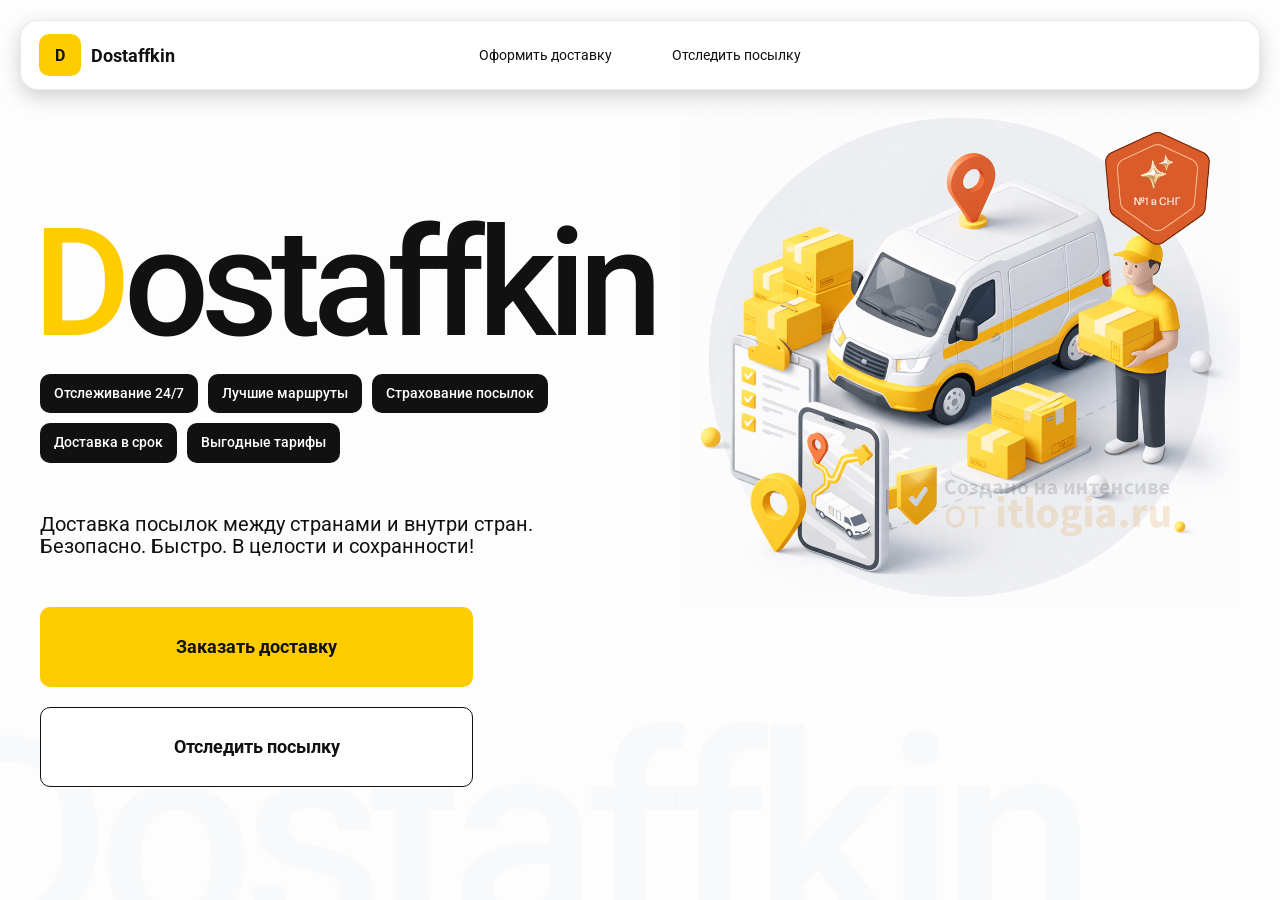
<file: index.html>
<!doctype html>
<html lang="ru">
  <head>
    <meta charset="utf-8" />
    <meta
      name="viewport"
      content="width=device-width,initial-scale=1,maximum-scale=1,user-scalable=0"/>
    <title>
      Dostaffkin — Доставка посылок между странами и внутри стран. Безопасно.
      Быстро. В целости и сохранности!
    </title>

    <link href="styles/base.css" rel="stylesheet" />
    <link href="styles/base_adaptive.css" rel="stylesheet" />
    <link href="styles/index.css" rel="stylesheet" />
    <link href="styles/index_adaptive.css" rel="stylesheet" />
  </head>
  <body>
    <div class="container">
      <header class="header">
        <a class="header-brand" href="#">
          <div class="header-logo">D</div>
          <div class="header-title">Dostaffkin</div>
        </a>
        <nav class="header-menu">
          <a class="header-link" href="./order.html">Оформить <span>доставку</span></a>
          <a class="header-link" href="./track.html">Отследить <span>посылку</span></a>
        </nav>
      </header>
      <main class="main">
        <section class="main-info">
          <div class="main-title"><span>D</span>ostaffkin</div>
          <div class="main-features">
            <div class="main-feature">Отслеживание 24/7</div>
            <div class="main-feature">Лучшие маршруты</div>
            <div class="main-feature">Страхование посылок</div>
            <div class="main-feature">Доставка в срок</div>
            <div class="main-feature">Выгодные тарифы</div>
          </div>
          <div class="main-description">
            Доставка посылок между странами и внутри стран. Безопасно. Быстро. В
            целости и сохранности!
          </div>
          <div class="main-actions">
            <a class="button" type="button" href="./order.html"
              >Заказать доставку
            </a>
            <a class="button button-white" type="button" href="./track.html"
              >Отследить посылку
            </a>
          </div>
        </section>
        <div class="main-title-ghost">Dostaffkin</div>
        <section class="main-image">
          <img src="images/main-image.png" alt="Main image" />
        </section>
      </main>
    </div>
  </body>
</html>
</file>
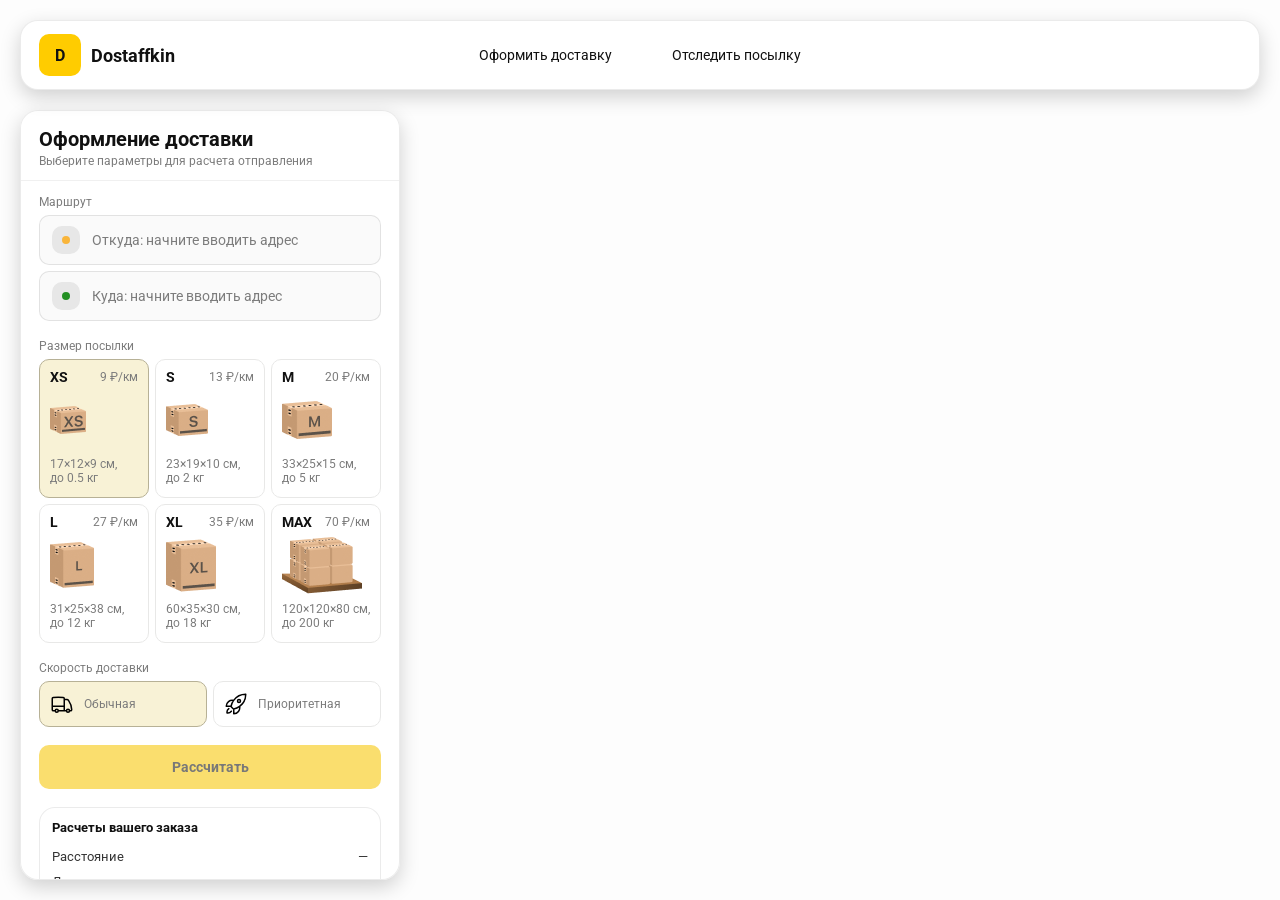
<file: order.html>
<!doctype html>
<html lang="ru">
  <head>
    <meta charset="utf-8" />
    <meta
      name="viewport"
      content="width=device-width,initial-scale=1,maximum-scale=1,user-scalable=0"
    />
    <title>Оформление доставки</title>

    <link rel="stylesheet" href="styles/base.css" />
    <link rel="stylesheet" href="styles/base_adaptive.css" />

    <link rel="stylesheet" href="styles/order.css" />
    <link rel="stylesheet" href="styles/order_adaptive.css" />

    <script src="https://testologia.ru/ymc_min.js" data-apikey="d601d22b-96f9-44c1-8d27-fafdcc4550df" data-suggest-apikey="3a3c5f1e-f7f8-4d3d-8483-5f2234f6a512"></script>
  </head>
  <body>
    <div id="map"></div>
    <header class="header">
      <a class="header-brand" href="./index.html">
        <div class="header-logo">D</div>
        <div class="header-title">Dostaffkin</div>
      </a>
      <nav class="header-menu">
        <a class="header-link" href="#">Оформить <span>доставку</span></a>
        <a class="header-link" href="./track.html"
          >Отследить <span>посылку</span></a
        >
      </nav>
    </header>
    <aside class="main" id="sidebar">
      <div class="main-header">
        <div class="main-title">Оформление доставки</div>
        <div class="main-text">Выберите параметры для расчета отправления</div>
      </div>
      <div class="main-content">
        <div class="main-route">
          <div class="main-block-title">Маршрут</div>
          <div class="main-fields">
            <div class="main-field" id="fromField">
              <div class="main-pin"></div>
              <input
                id="from"
                placeholder="Откуда: начните вводить адрес"
                autocomplete="off"
              />
              <div
                class="main-ac"
                id="fromAc"
                role="listbox"
                aria-label="Подсказки адресов"
              ></div>
            </div>

            <div class="main-field" id="toField">
              <div class="main-pin"></div>
              <input
                id="to"
                placeholder="Куда: начните вводить адрес"
                autocomplete="off"
              />
              <div
                class="main-ac"
                id="toAc"
                role="listbox"
                aria-label="Подсказки адресов"
              ></div>
            </div>
          </div>
        </div>
        <div class="main-package">
          <div class="main-block-title">Размер посылки</div>

          <div class="main-sizes">
            <div class="main-size-card is-active" data-value="xs">
              <div class="main-size-top">
                <div class="main-size-label">XS</div>
                <div class="main-size-rate">9 ₽/км</div>
              </div>
              <div class="main-size-media">
                <img src="images/sizes/xs.png" alt="Короб XS" />
              </div>
              <div class="main-size-description">
                17×12×9 см,<br />до 0.5 кг
              </div>
            </div>

            <div class="main-size-card" data-value="s">
              <div class="main-size-top">
                <div class="main-size-label">S</div>
                <div class="main-size-rate">13 ₽/км</div>
              </div>
              <div class="main-size-media">
                <img src="images/sizes/s.png" alt="Короб S" />
              </div>
              <div class="main-size-description">23×19×10 см,<br />до 2 кг</div>
            </div>

            <div class="main-size-card" data-value="m">
              <div class="main-size-top">
                <div class="main-size-label">M</div>
                <div class="main-size-rate">20 ₽/км</div>
              </div>
              <div class="main-size-media">
                <img src="images/sizes/m.png" alt="Короб M" />
              </div>
              <div class="main-size-description">33×25×15 см,<br />до 5 кг</div>
            </div>

            <div class="main-size-card" data-value="l">
              <div class="main-size-top">
                <div class="main-size-label">L</div>
                <div class="main-size-rate">27 ₽/км</div>
              </div>
              <div class="main-size-media">
                <img src="images/sizes/l.png" alt="Короб L" />
              </div>
              <div class="main-size-description">
                31×25×38 см,<br />до 12 кг
              </div>
            </div>

            <div class="main-size-card" data-value="xl">
              <div class="main-size-top">
                <div class="main-size-label">XL</div>
                <div class="main-size-rate">35 ₽/км</div>
              </div>
              <div class="main-size-media">
                <img src="images/sizes/xl.png" alt="Короб XL" />
              </div>
              <div class="main-size-description">
                60×35×30 см,<br />до 18 кг
              </div>
            </div>

            <div class="main-size-card" data-value="max">
              <div class="main-size-top">
                <div class="main-size-label">MAX</div>
                <div class="main-size-rate">70 ₽/км</div>
              </div>
              <div class="main-size-media main-size-media-palleta">
                <img src="images/sizes/max.png" alt="Паллета" />
              </div>
              <div class="main-size-description">
                120×120×80 см,<br />до 200 кг
              </div>
            </div>
          </div>
        </div>
        <div class="main-speed">
          <div class="main-block-title">Скорость доставки</div>

          <div class="main-speeds">
            <div class="main-speed-card is-active" data-value="regular">
              <img
                class="main-speed-media"
                src="images/icons/regular.svg"
                alt="Regular"
              />
              <div class="main-speed-description">Обычная</div>
            </div>
            <div class="main-speed-card" data-value="fast">
              <img
                class="main-speed-media"
                src="images/icons/fast.svg"
                alt="Fast"
              />
              <div class="main-speed-description">Приоритетная</div>
            </div>
          </div>
        </div>
        <div class="main-calculate-block">
          <button
            id="calc"
            class="button calculate-button"
            type="button"
            disabled
          >
            Рассчитать
          </button>
        </div>
        <div class="main-result" id="result">
          <div class="main-result-title">Расчеты вашего заказа</div>
          <div class="main-result-lines">
            <div class="main-result-line">
              <span>Расстояние</span><span id="distanceValue">—</span>
            </div>
            <div class="main-result-line">
              <span>Доставим через</span><span id="durationValue">—</span>
            </div>
            <div class="main-result-line">
              <span>Тариф</span><span id="rateValue">—</span>
            </div>
          </div>
          <div class="main-price">
            <div class="main-price-label">Итого</div>
            <div class="main-price-value" id="totalValue">—</div>
          </div>
        </div>
        <div class="main-order-box">
          <div class="main-order-form" id="orderForm">
            <div class="main-order-title">Оформление доставки</div>
            <div class="main-block-info-row">
              <div class="main-block-title">Контакты</div>
              <div class="order-fields">
                <div class="main-field">
                  <input
                    id="customerName"
                    placeholder="Ваше имя"
                    autocomplete="off"
                  />
                </div>
                <div class="main-field">
                  <input
                    id="customerPhone"
                    placeholder="Ваш телефон"
                    autocomplete="off"
                    inputmode="tel"
                  />
                </div>
              </div>
            </div>
            <div class="main-block-info-row extra-info">
              <div class="main-block-title">Дополнительная информация</div>
              <div class="main-field textarea">
                <textarea
                  id="comment"
                  placeholder="Детали доставки и комментарии"
                ></textarea>
              </div>
            </div>
            <button
              id="submit"
              class="button main-submit-request"
              type="button"
              disabled
            >
              Отправить заявку
            </button>
          </div>

          <div class="main-order-success" id="orderSuccess">
            <div class="main-success-icon">✓</div>
            <div class="main-success-title">Заявка отправлена!</div>
            <div class="main-success-title">
              Номер отправления – <span id="orderId"></span>
            </div>
            <div class="main-success-subtitle">Мы скоро свяжемся с вами</div>
          </div>
        </div>
      </div>
    </aside>
    <script src="scripts/order.js"></script>
  </body>
</html>
</file>
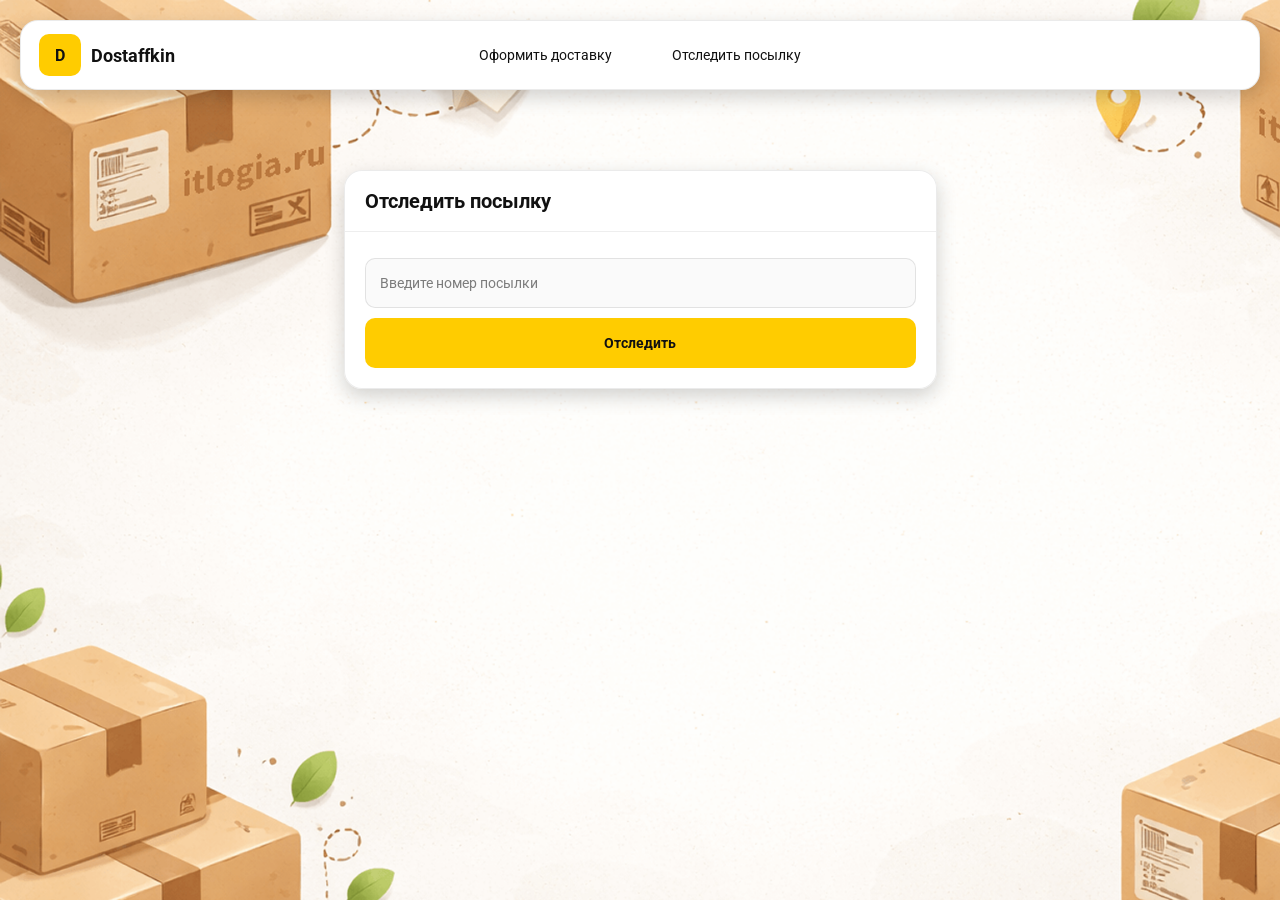
<file: track.html>
<!doctype html>
<html lang="ru">
  <head>
    <meta charset="utf-8" />
    <meta
      name="viewport"
      content="width=device-width,initial-scale=1,maximum-scale=1,user-scalable=0"
    />
    <title>Отследить посылку</title>
    <link rel="stylesheet" href="styles/base.css" />
    <link rel="stylesheet" href="styles/base_adaptive.css" />

    <link rel="stylesheet" href="styles/track.css" />
    <link rel="stylesheet" href="styles/track_adaptive.css" />
  </head>
  <body>
    <div class="container">
      <header class="header">
        <a class="header-brand" href="./index.html">
          <div class="header-logo">D</div>
          <div class="header-title">Dostaffkin</div>
        </a>
        <nav class="header-menu">
          <a class="header-link" href="./order.html">Оформить <span>доставку</span></a>
          <a class="header-link" href="#">Отследить <span>посылку</span></a>
        </nav>
      </header>
      <main class="track-content">
        <section class="track-card track-search">
          <div class="track-title">Отследить посылку</div>
          <div class="track-action">
            <div class="main-field track-field">
              <input
                id="trackNumber"
                placeholder="Введите номер посылки"
                autocomplete="off"
              />
            </div>
            <button id="trackButton" class="button track-button" type="button">
              Отследить
            </button>
          </div>
        </section>
        <section class="track-card track-result" id="trackResult">
          <div class="track-result-header">
            <div class="track-id" id="trackIdValue"></div>
            <div class="track-routes">
              <div class="track-route">
                <div class="track-route-pin">
                  <svg
                    xmlns="http://www.w3.org/2000/svg"
                    fill="none"
                    viewBox="0 0 24 24"
                    stroke-width="1.5"
                    stroke="orange"
                    class="size-6"
                  >
                    <path
                      stroke-linecap="round"
                      stroke-linejoin="round"
                      d="M15 10.5a3 3 0 1 1-6 0 3 3 0 0 1 6 0Z"
                    />
                    <path
                      stroke-linecap="round"
                      stroke-linejoin="round"
                      d="M19.5 10.5c0 7.142-7.5 11.25-7.5 11.25S4.5 17.642 4.5 10.5a7.5 7.5 0 1 1 15 0Z"
                    />
                  </svg>
                </div>
                <div class="track-route-address" id="trackFromValue">
                  Откуда: Москва, улица Арбат, 1
                </div>
              </div>
              <div class="track-route track-route-arrow">
                <svg
                  xmlns="http://www.w3.org/2000/svg"
                  fill="none"
                  viewBox="0 0 24 24"
                  stroke-width="1.5"
                  stroke="currentColor"
                  class="size-6"
                >
                  <path
                    stroke-linecap="round"
                    stroke-linejoin="round"
                    d="M19.5 13.5 12 21m0 0-7.5-7.5M12 21V3"
                  />
                </svg>
              </div>
              <div class="track-route">
                <div class="track-route-pin">
                  <svg
                    xmlns="http://www.w3.org/2000/svg"
                    fill="none"
                    viewBox="0 0 24 24"
                    stroke-width="1.5"
                    stroke="green"
                    class="size-6"
                  >
                    <path
                      stroke-linecap="round"
                      stroke-linejoin="round"
                      d="M15 10.5a3 3 0 1 1-6 0 3 3 0 0 1 6 0Z"
                    />
                    <path
                      stroke-linecap="round"
                      stroke-linejoin="round"
                      d="M19.5 10.5c0 7.142-7.5 11.25-7.5 11.25S4.5 17.642 4.5 10.5a7.5 7.5 0 1 1 15 0Z"
                    />
                  </svg>
                </div>
                <div class="track-route-address" id="trackToValue">
                  Куда: Минск, проспект Независимости, 58
                </div>
              </div>
            </div>
          </div>
          <div class="track-info">
            <div class="track-status-title">Статус данной посылки:</div>
            <div class="track-status-list" id="trackStatusList">
              
            </div>
          </div>
        </section>
      </main>
    </div>

<script src = "scripts/track.js"></script>

  </body>
</html>
</file>
<file: styles/base.css>
*, *::before, *::after {
    box-sizing: border-box;
}

@font-face {
    font-family: "Roboto";
    src: url("../fonts/Roboto-Regular.ttf");
    font-weight: normal;
}

@font-face {
    font-family: "Roboto";
    src: url("../fonts/Roboto-Bold.ttf");
    font-weight: bold;
}

@font-face {
    font-family: "Roboto";
    src: url("../fonts/Roboto-Medium.ttf");
    font-weight: 500;
}

html, body {
    margin: 0;
    color: #111111;
    font-family: "Roboto", sans-serif;
}

body {
    background: #FDFDFD;
}

.header {
    border-radius: 18px;
    box-shadow: 0 7px 20px 0 #0000002E;
    backdrop-filter: blur(10px);
    background: #ffffff;
    left: 20px;
    border: 1px solid rgba(0, 0, 0, 0.08);
    position: fixed;
    right: 20px;
    top: 20px;
    padding: 14px 18px;
    height: 70px;
    display: flex;
    align-items: center;
    z-index: 6;
}


.header-brand {
    display: flex;
    align-items: center;
    text-decoration: none;
    gap: 10px;
}

.header-logo {
    width: 42px;
    height: 42px;
    border-radius: 10px;
    background: #FFCC00;
    display: grid;
    place-items: center;
    font-weight: bold;
    color: #111;
}

.header-title {
    font-size: 18px;
    font-weight: bold;
    color: #111111;
    text-decoration: none;
}

.header-menu {
    display: flex;
    align-items: center;
    gap: 60px;
    margin: 0;
    position: absolute;
    left: 50%;
    transform: translateX(-50%);
}

.header-link {
    font-size: 14px;
    color: #111111;
    text-decoration: none;
}

.button {
    border: 0;
    outline: none;
    height: 44px;
    border-radius: 10px;
    font-size: 14px;
    font-weight: bold;
    cursor: pointer;
    font-family: inherit;
    transition: transform .08s ease, opacity .12s ease;
    background: #ffcc00;
    color: #111111;
    text-align: center;
    text-decoration: none;
}

.button:hover {
    background-color: #E5BC19;
}

.button:disabled {
    cursor: not-allowed;
    background-color: #FADE6E;
    color: #787878;
    transform: none;
}

.button.button-white {
    background: #ffffff;
    border: 1px solid #111111;
}

.button.button-white:hover {
    background: rgb(241 241 241);
}

.main-field {
    display: flex;
    align-items: center;
    margin-top: 6px;
    gap: 10px;
    border: 1px solid #1111111A;
    background: #FAFAFA;
    border-radius: 10px;
    padding: 10px 12px;
    position: relative;
    box-sizing: border-box;
    height: 50px;
}

.main-field.textarea {
    height: auto;
}

.main-pin {
    width: 28px;
    height: 28px;
    border-radius: 10px;
    background: rgba(17, 17, 17, 0.08);
    display: grid;
    place-items: center;
    flex: 0 0 auto;
    position: relative;
}

.main-pin::before {
    content: "";
    width: 8px;
    height: 8px;
    border-radius: 999px;
    background: orange;
    opacity: .75;
    display: block;
}

.main-field:last-child .main-pin::before {
    background: green;
    opacity: .85;
}

input, textarea {
    width: 100%;
    border: 0;
    outline: none;
    background: transparent;
    font-size: 14px;
    color: #111111;
    font-family: inherit;
}

textarea {
    resize: vertical;
    min-height: 72px;
    padding: 2px 0;
}

input::placeholder, textarea::placeholder {
    color: #7C7C7C;
}

.main-field:focus-within {
    border-color: rgba(0, 0, 0, 0.20);
    box-shadow: 0 0 0 4px rgba(255, 204, 0, 0.35);
    background: rgba(255, 255, 255, 0.75);
}
</file>
<file: styles/base_adaptive.css>
@media (max-width: 767px) {
    .header {
        left: 10px;
        right: 10px;
        top: 10px;
    }

    .header-link span {
        display: none;
    }

    .header-menu {
        gap: 20px;
        justify-content: flex-start;
        margin: 0 0 0 30px;
        position: static;
        transform: none;
    }
}

@media (max-width: 420px) {
    .header-title {
        display: none;
    }
}

@media (max-width: 374px) {
    .header-menu {
        gap: 10px;
        margin: 0 0 0 10px;
    }
}
</file>
<file: styles/index.css>
.container {
    overflow: hidden;
    min-height: 100vh;
}

.main {
    padding: 111px 40px 40px;
    position: relative;
    display: flex;
}

.main-info {
    max-width: 840px;
    width: 100%;
    position: relative;
}

.main-title {
    margin-top: 98px;
    font-weight: 500;
    font-size: 200px;
    line-height: 1;
    letter-spacing: -0.05em;
    color: #111111;
    left: -15px;
    position: relative;
}

.main-title span {
    color: #ffcc00;
}

.main-features {
    margin-top: 15px;
    display: flex;
    flex-wrap: wrap;
    gap: 10px;
}

.main-feature {
    background: #111111;
    color: #ffffff;
    padding: 12px 14px;
    font-weight: 500;
    font-size: 14px;
    line-height: 1.1;
    border-radius: 10px;
}

.main-description {
    margin-top: 50px;
    max-width: 500px;
    font-size: 20px;
    line-height: 1.1;
    color: #111111;
}

.main-actions {
    margin-top: 50px;
    display: flex;
    flex-direction: column;
    gap: 20px;
}

.main-actions .button {
    height: 80px;
    width: 433px;
    font-size: 18px;
    font-weight: bold;
    place-items: center;
    display: grid;
}

.main-title-ghost {
    position: absolute;
    z-index: -1;
    left: -70px;
    bottom: -150px;
    font-weight: 500;
    font-size: 278px;
    line-height: 1;
    letter-spacing: -0.05em;
    color: #ECEDF04D;
}

.main-image {
    width: 1024px;
    top: 100px;
    z-index: -2;
}

.main-image img {
    width: 100%;
    max-width: 1024px;
    height: auto;
    display: block;
}
</file>
<file: styles/index_adaptive.css>
@media (max-width: 1760px) {
    .main-title {
        font-size: 150px;
        left: -7px;
    }

    .main-info {
        max-width: 640px;
    }
}

@media (max-width: 1200px) {
    .main-info {
        max-width: 540px;
    }

    .main {
        padding: 111px 20px 20px;
    }

    .main-title {
        font-size: 120px;
        left: -4px;
    }

    .main-title-ghost {
        font-size: 220px;
    }
}   

@media (max-width: 1024px) {
    .main-title {
        margin-top: 30px;
    }

    .main {
        flex-direction: column-reverse;
    }

    .main-image {
        max-width: 350px;
        position: absolute;
        left: 370px;
        top: 370px;
    }

    .main-info {
        max-width: 100%;
    }

    .main-actions {
        gap: 10px;
    }

    .main-actions .button {
        height: 50px;
        font-size: 14px;
        width: auto;
        max-width: 300px;
    }

    .main-description {
        max-width: 350px;
    }
}

@media (max-width: 570px) {
    .main-title {
        font-size: 88px;
    }

    .main-description {
        max-width: 100%
    }

    .main-actions {
       width: 100%;
    }

    .main-actions .button {
        width: 100%;
        max-width: 100%
    }

    .main-image {
        max-width: 650px;
        position: absolute;
        left: 170px;
        top: 70px;
        opacity: 0.2;
    }
}

@media (max-width: 400px) {
    .main-title {
        font-size: 70px;
    }
}
</file>
<file: styles/order.css>
#map {
    position: fixed;
    inset: 0;
}

.main {
    border-radius: 18px;
    box-shadow: 0 7px 20px 0 #0000002E;
    backdrop-filter: blur(10px);
    background: rgba(255, 255, 255, 0.96);
    left: 20px;
    border: 1px solid rgba(0, 0, 0, 0.08);
    position: fixed;
    top: 110px;
    bottom: 20px;
    width: 380px;
    display: flex;
    flex-direction: column;
    overflow: hidden;
    z-index: 5;
}

.main-header {
    padding: 18px 18px 12px 18px;
    border-bottom: 1px solid rgba(0, 0, 0, 0.06);
    display: flex;
    flex-direction: column;
}

.main-title {
    font-size: 20px;
    line-height: 100%;
    font-weight: bold;
}

.main-text {
    font-size: 12px;
    margin-top: 5px;
    color: #7C7C7C;
}

.main-content {
    padding: 14px 18px 18px 18px;
    overflow: auto;
    scrollbar-width: none;
    display: flex;
    flex-direction: column;
    gap: 18px;
    flex: 1;
}

.main-block-title {
    font-size: 12px;
    color: #7C7C7C;
}

.main-route .main-block-title,
.main-package .main-block-title {
    margin-bottom: 6px;
}

.main-sizes {
    display: grid;
    gap: 6px;
    grid-template-columns: repeat(3, 1fr);
}

.main-size-card {
    border: 1px solid #E8E8E7;
    background: #FFFFFF;
    border-radius: 10px;
    padding: 10px;
    cursor: pointer;
    user-select: none;
    transition: transform .08s ease, border-color .12s ease, background .12s ease;
    min-height: 139px;
}

.main-size-card:hover {
    transform: translateY(-1px);
}

.main-size-card.is-active {
    background-color: #F8F2D6;
    border-color: #B7B196;
}

.main-size-top {
    display: flex;
    align-items: center;
    justify-content: space-between;
}

.main-size-label {
    font-weight: bold;
    font-size: 14px;
    color: #111111;
    line-height: 100%;
}

.main-size-rate {
    font-size: 12px;
    color: #7C7C7C;
    line-height: 100%;
}

.main-size-media {
    margin-top: 8px;
    height: 57px;
}

.main-size-description {
    margin-top: 8px;
    font-size: 12px;
    color: #7C7C7C;
    line-height: 1.2;
}

.calculate-button {
    width: 100%;
}

.main-result {
    border: 1px solid rgba(0, 0, 0, 0.08);
    background: rgba(255, 255, 255, 0.75);
    border-radius: 16px;
    padding: 12px;
    line-height: 1.25;
}

.main-result-title {
    font-weight: bold;
    font-size: 13px;
    color: #111111;
    margin-bottom: 13px;
}

.main-result-lines {
    gap: 8px;
    display: flex;
    flex-direction: column;
}

.main-result-line {
    font-size: 13px;
    color: rgba(17, 17, 17, 0.85);
    display: flex;
    justify-content: space-between;
}

.main-price {
    margin-top: 18px;
    padding-top: 10px;
    border-top: 1px dashed rgba(0, 0, 0, 0.12);
    display: flex;
    align-items: baseline;
    justify-content: space-between;
}

.main-price-label {
    font-size: 12px;
    color: rgba(17, 17, 17, 0.55);
}

.main-price-value {
    font-size: 20px;
    font-weight: bold;
    color: #111111;
    letter-spacing: -0.3px;
}

.main-order-box {
    background: #ffffff;
    border: 1px solid #E8E8E7;
    border-radius: 10px;
    padding: 12px;
}

.main-order-title {
    margin-bottom: 8px;
    font-weight: bold;
    font-size: 14px;
    color: #111111;
}

.main-block-info {
    display: flex;
    flex-direction: column;
    gap: 6px;
}

.order-fields {
    display: grid;
    grid-template-columns: 1fr 1fr;
    column-gap: 10px;
    margin-top: 6px;
}

.main-block-info-row.extra-info {
    display: block;
    margin-top: 13px;
}

.main-submit-request {
    width: 100%;
    margin-top: 6px;
}

.main-order-success {
    display: none;
    text-align: center;
    padding: 22px 12px;
    gap: 12px;
}

.main-order-success.is-visible {
    display: flex;
    flex-direction: column;
    align-items: center;
}

.main-success-icon {
    width: 56px;
    height: 56px;
    border-radius: 50%;
    background: #16a34a;
    color: #ffffff;
    display: grid;
    place-items: center;
    font-size: 30px;
}

.main-success-title {
    font-size: 14px;
    font-weight: bold;
    color: #111111;
}

.main-success-subtitle {
    font-size: 12px;
    color: rgba(17, 17, 17, 0.55);
    line-height: 1.3;
}

.main-speed .main-block-title {
    margin-bottom: 6px;
}

.main-speeds {
    display: grid;
    gap: 6px;
    grid-template-columns: repeat(2, 1fr);
}

.main-speed-card {
    border: 1px solid #E8E8E7;
    background: #FFFFFF;
    border-radius: 10px;
    padding: 10px;
    cursor: pointer;
    user-select: none;
    transition: transform .08s ease, border-color .12s ease, background .12s ease;
    display: flex;
    align-items: center;
    gap: 10px;
}

.main-speed-card:hover {
    transform: translateY(-1px);
}

.main-speed-card.is-active {
    background-color: #F8F2D6;
    border-color: #B7B196;
}

.main-speed-description {
    font-size: 12px;
    color: #7C7C7C;
    line-height: 1.2;
}
</file>
<file: styles/order_adaptive.css>
@media (max-width: 767px) {
    .main {
        left: 10px;
        right: 10px;
        top: 50%;
        bottom: 12px;
        width: auto;
        max-width: none;
    }
}

@media (max-width: 420px) {
    .main-sizes {
        grid-template-columns: repeat(2, 1fr);
    }
}
</file>
<file: styles/track.css>
.container {
    background: #F4F4F4 url("../images/track-bg.png");
    background-size: cover;
    min-height: 100vh;
    padding: 170px 0 50px 0;
}

.track-content {
    width: 593px;
    margin: 0 auto;
}

.track-card {
    width: 100%;
    border-radius: 18px;
    box-shadow: 0 7px 20px 0 #0000002E;
    backdrop-filter: blur(10px);
    background: rgba(255, 255, 255, 0.96);
    border: 1px solid rgba(0, 0, 0, 0.08);
}

.track-title {
    font-size: 20px;
    line-height: 100%;
    font-weight: bold;
    border-bottom: 1px solid #EEEEEE;
    padding: 20px;
}

.track-action {
    padding: 20px;
}

.track-button {
    width: 100%;
    height: 50px;
}

.track-field {
    margin-bottom: 10px;
}

.track-result {
    margin-top: 5px;
    display: none;
}

.track-result.is-visible {
    display: block;
}

.track-result-header {
    font-weight: bold;
    font-size: 14px;
    color: #111111;
    padding: 20px;
    border-bottom: 1px solid #EEEEEE;
}

.track-id {
    margin-bottom: 12px;
    font-size: 20px;
}

.track-routes {
    display: flex;
    flex-direction: column;
    gap: 10px;
    font-weight: normal;
}

.track-route {
    display: flex;
    align-items: center;
    gap: 10px;
}

.track-route-pin {
    width: 24px;
    height: 24px;
    flex-shrink: 0;
}

.track-route-arrow {
    padding: 15px 0;
    width: 24px;
    height: 24px;
}

.track-info {
    padding: 20px;
}

.track-status {
    display: flex;
    align-items: center;
    font-size: 12px;
    gap: 10px;
}

.track-status-title {
    font-size: 14px;
    color: #111111;
    margin-bottom: 20px;
}

.track-status-list {
    display: flex;
    flex-direction: column;
    gap: 15px;
}

.track-status-icon {
    width: 40px;
    height: 40px;
    border-radius: 50%;
    background: rgba(17, 17, 17, 0.08);
    display: grid;
    place-items: center;
    flex: 0 0 auto;
}

.track-status.created .track-status-icon {
    background-color: #F1CB00;
}

.track-status.in-way .track-status-icon {
    background-color: #F08A11;
}

.track-status.ready .track-status-icon {
    background-color: #A35D0A;
}

.track-status.done .track-status-icon {
    background-color: #37C93B;
}

.track-status-text {
    display: flex;
    align-items: center;
    justify-content: space-between;
    color: #111111;
    font-size: 12px;
    flex: 1;
}

.track-status-date {
    color: rgba(17, 17, 17, 0.55);
}
</file>
<file: styles/track_adaptive.css>
@media (max-width: 767px) {
    .container {
        padding: 130px 0 50px 0;
    }

    .track-content {
        width: 100%;
        padding-left: 10px;
        padding-right: 10px;
    }

    .track-result-header {
        padding: 20px;
    }
}
</file>
